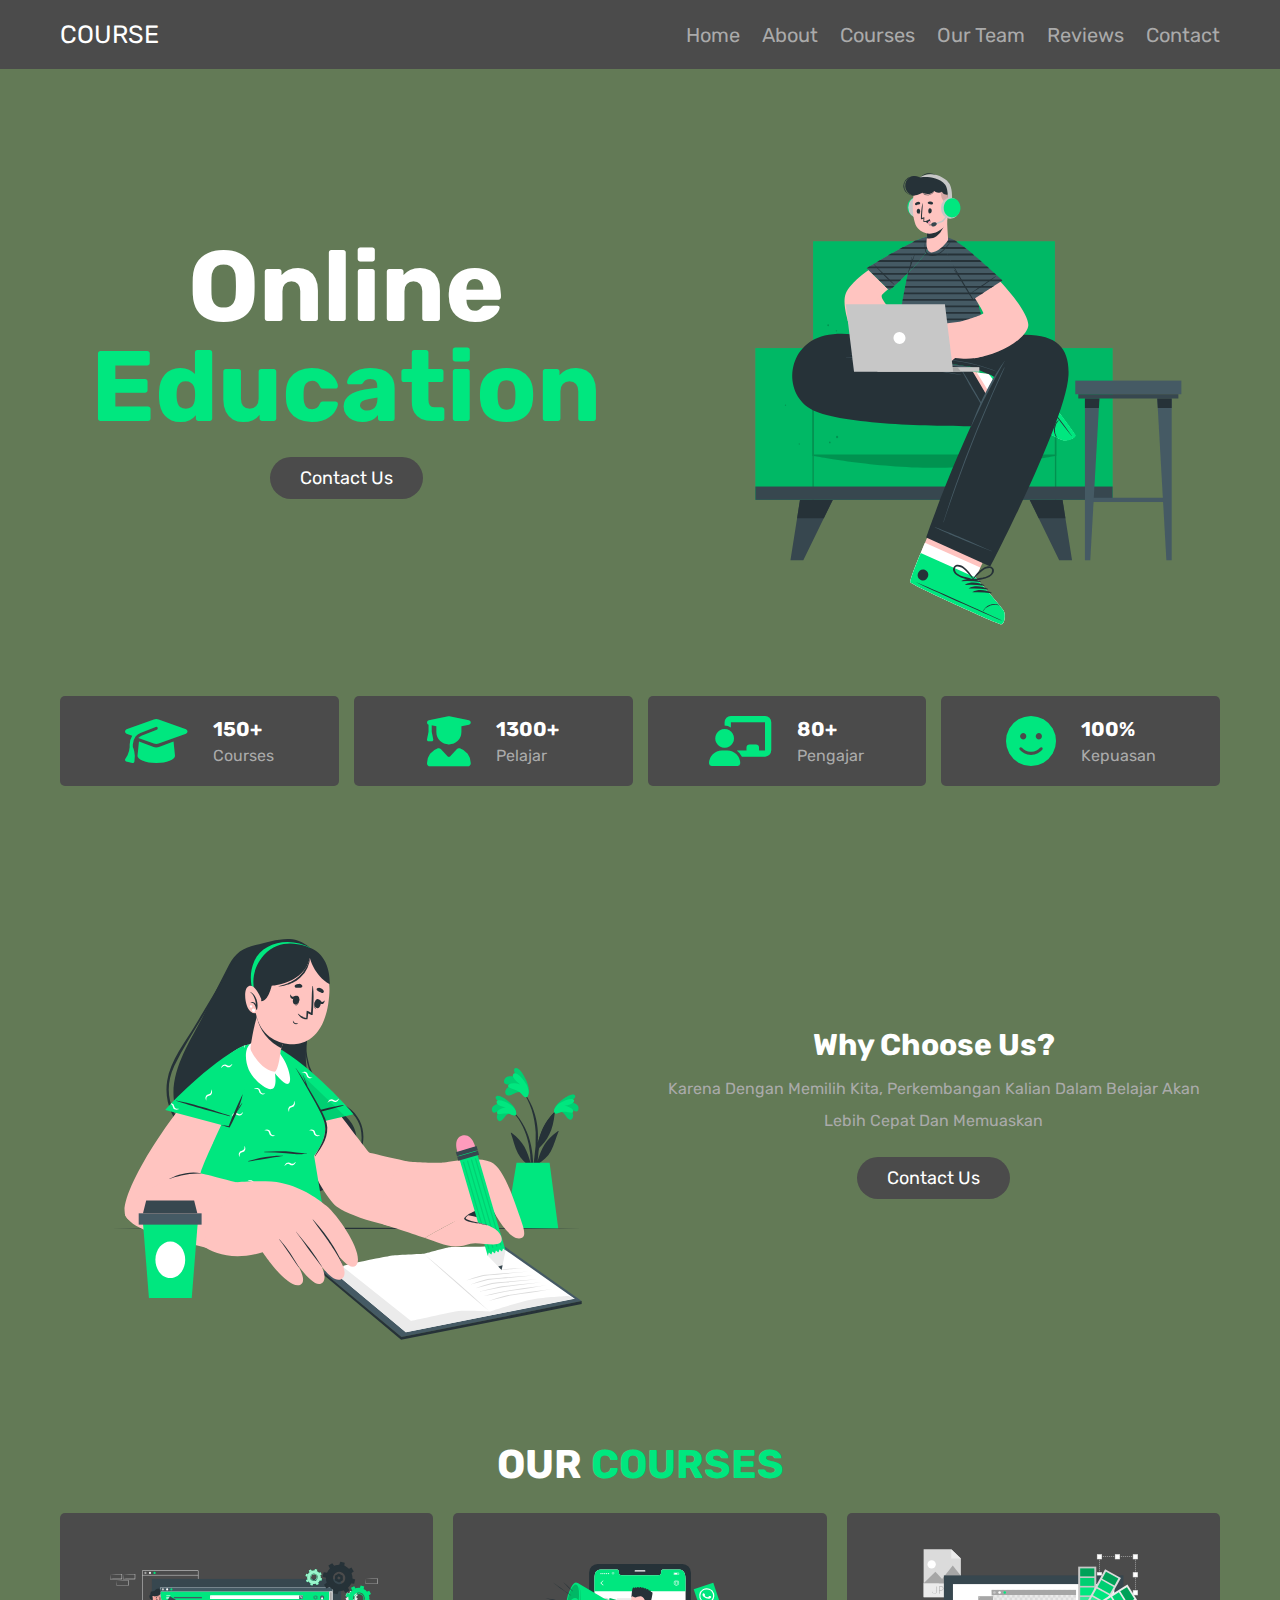
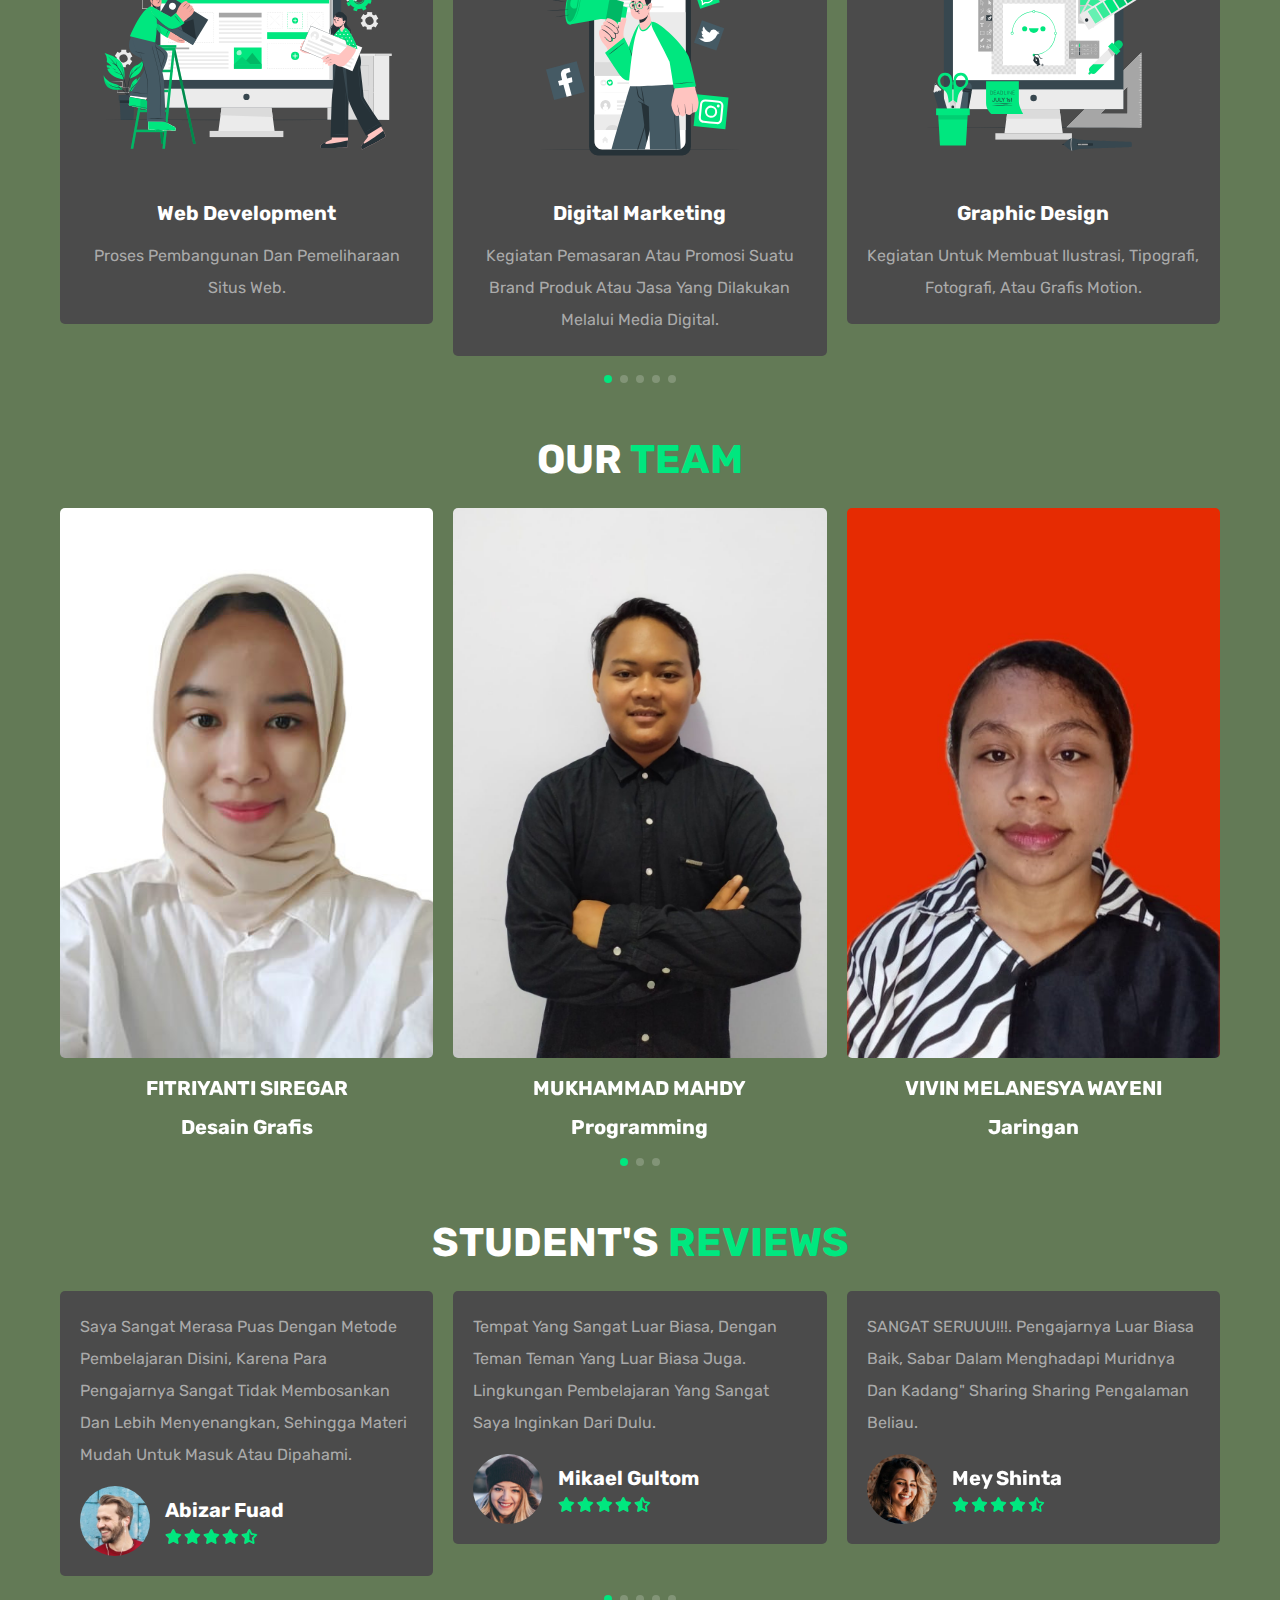
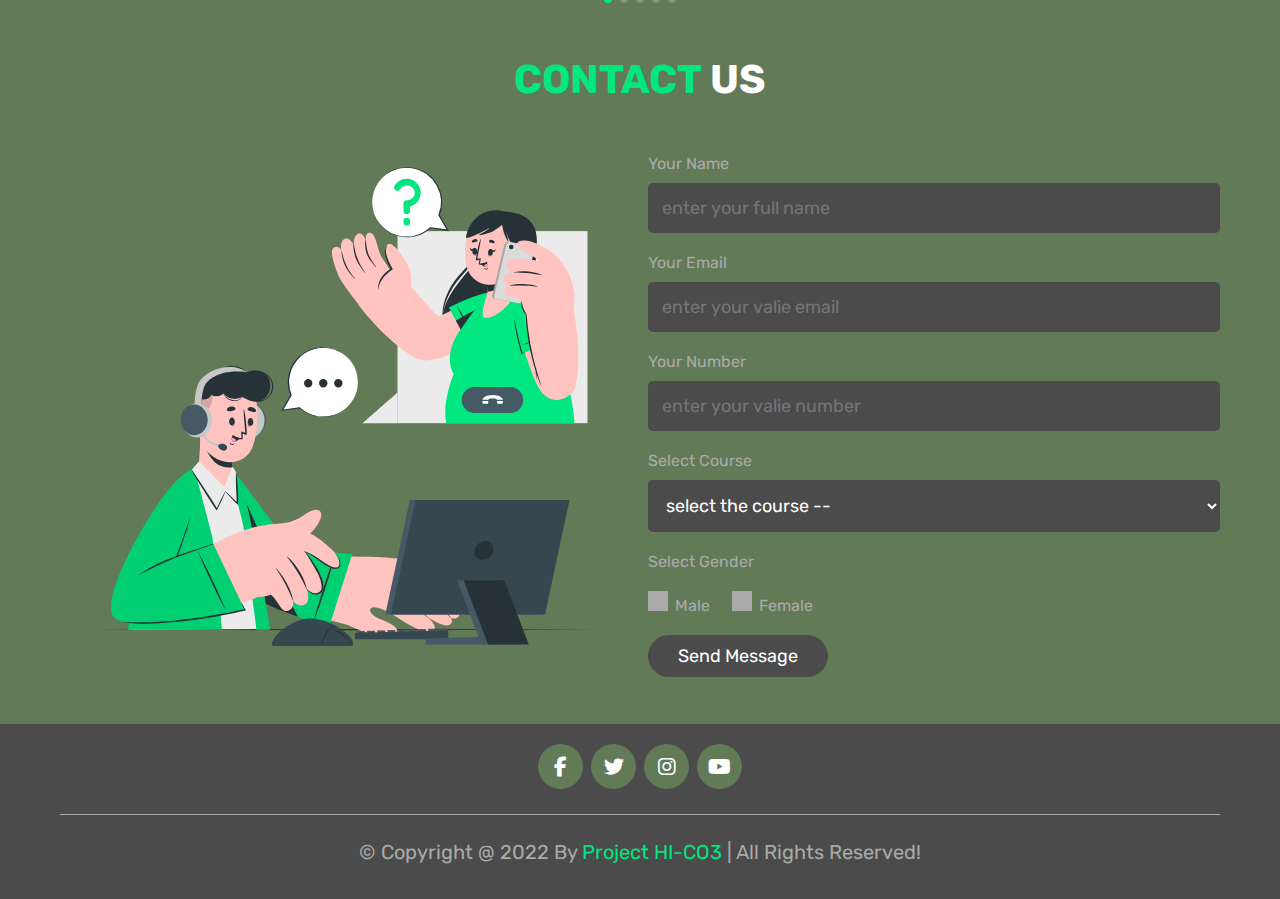
<file: Education/index.html>
<!DOCTYPE html>
<html lang="en">
<head>
   <meta charset="UTF-8">
   <meta http-equiv="X-UA-Compatible" content="IE=edge">
   <meta name="viewport" content="width=device-width, initial-scale=1.0">
   <title>Complete Responsive Online Education Website Design</title>

   <!-- swiper css link  -->
   <link rel="stylesheet" href="https://unpkg.com/swiper@8/swiper-bundle.min.css" />

   <!-- font awesome cdn link  -->
   <link rel="stylesheet" href="https://cdnjs.cloudflare.com/ajax/libs/font-awesome/6.1.1/css/all.min.css">

   <!-- custom css file link  -->
   <link rel="stylesheet" href="css/style.css">

</head>
<body>
   
<!-- header section starts  -->

<header class="header">

   <section class="flex">

      <a href="#home" class="logo">COURSE</a>

      <nav class="navbar">
         <a href="#home">home</a>
         <a href="#about">about</a>
         <a href="#courses">courses</a>
         <a href="#teachers">Our Team</a>
         <a href="#reviews">reviews</a>
         <a href="#contact">contact</a>
      </nav>

      <div id="menu-btn" class="fas fa-bars"></div>

   </section>

</header>

<!-- header section ends -->

<!-- home section starts  -->

<section class="home" id="home">

   <div class="row">

      <div class="content">
         <h3>online <span>education</span></h3>
         <a href="#contact" class="btn">contact us</a>
      </div>

      <div class="image">
         <img src="images/homg-img.svg" alt="">
      </div>

   </div>

</section>

<!-- home section ends -->

<!-- couter section stars  -->

<section class="count">

   <div class="box-container">

      <div class="box">
         <i class="fas fa-graduation-cap"></i>
         <div class="content">
            <h3>150+</h3>
            <p>courses</p>
         </div>
      </div>

      <div class="box">
         <i class="fas fa-user-graduate"></i>
         <div class="content">
            <h3>1300+</h3>
            <p>pelajar</p>
         </div>
      </div>

      <div class="box">
         <i class="fas fa-chalkboard-user"></i>
         <div class="content">
            <h3>80+</h3>
            <p>pengajar</p>
         </div>
      </div>

      <div class="box">
         <i class="fas fa-face-smile"></i>
         <div class="content">
            <h3>100%</h3>
            <p>kepuasan</p>
         </div>
      </div>

   </div>

</section>

<!-- couter section ends -->

<!-- about section starts  -->

<section class="about" id="about">

   <div class="row">

      <div class="image">
         <img src="images/about-img.svg" alt="">
      </div>

      <div class="content">
         <h3>why choose us?</h3>
         <p>Karena dengan memilih kita, perkembangan kalian dalam belajar akan lebih cepat dan memuaskan</p>
         <a href="#contact" class="btn">contact us</a>
      </div>

   </div>

</section>

<!-- about section ends -->

<!-- courses section starts  -->

<section class="courses" id="courses">

   <h1 class="heading">our <span>courses</span></h1>

   <div class="swiper course-slider">

      <div class="swiper-wrapper">

         <div class="swiper-slide slide">
            <img src="images/course-1.svg" alt="">
            <h3>web development</h3>
            <p>Proses pembangunan dan pemeliharaan situs web.</p>
         </div>

         <div class="swiper-slide slide">
            <img src="images/course-2.svg" alt="">
            <h3>digital marketing</h3>
            <p>Kegiatan pemasaran atau promosi suatu brand produk atau jasa yang dilakukan melalui media digital.</p>
         </div>

         <div class="swiper-slide slide">
            <img src="images/course-4.svg" alt="">
            <h3>graphic design</h3>
            <p>Kegiatan untuk membuat ilustrasi, tipografi, fotografi, atau grafis motion.</p>
         </div>

         <div class="swiper-slide slide">
            <img src="images/course-5.svg" alt="">
            <h3>teaching</h3>
            <p>Sebuah pekerjaraan untuk kegiatan mengajar dalam segala aspek.</p>
         </div>

         <div class="swiper-slide slide">
            <img src="images/course-6.svg" alt="">
            <h3>engineering</h3>
            <p>penerapan ilmu dan teknologi untuk meneyelasaikan permasalahan manusia dalam segala aspek.</p>
         </div>

      </div>

      <div class="swiper-pagination"></div>

   </div>

</section>

<!-- courses section ends -->

<!-- teachers section starts  -->

<section class="teachers" id="teachers">

   <h1 class="heading">OUR <span>TEAM</span></h1>

   <div class="swiper teachers-slider">

      <div class="swiper-wrapper">

         <div class="swiper-slide slide">
            <img src="images/fitri.JPG" alt="">
            <div class="share">
               <a href="#" class="fab fa-facebook-f"></a>
               <a href="#" class="fab fa-twitter"></a>
               <a href="#" class="fab fa-instagram"></a>
               <a href="#" class="fab fa-linkedin"></a>
            </div>
            <h3>FITRIYANTI SIREGAR</h3>
            <h3>Desain Grafis</h3>
         </div>
         
         <div class="swiper-slide slide">
            <img src="images/mahdy.jpeg" alt="">
            <div class="share">
               <a href="#" class="fab fa-facebook-f"></a>
               <a href="#" class="fab fa-twitter"></a>
               <a href="#" class="fab fa-instagram"></a>
               <a href="#" class="fab fa-linkedin"></a>
            </div>
            <h3>MUKHAMMAD MAHDY</h3>
            <h3>Programming</h3>
         </div>

         <div class="swiper-slide slide">
            <img src="images/y.png" alt="">
            <div class="share">
               <a href="#" class="fab fa-facebook-f"></a>
               <a href="#" class="fab fa-twitter"></a>
               <a href="#" class="fab fa-instagram"></a>
               <a href="#" class="fab fa-linkedin"></a>
            </div>
            <h3>VIVIN MELANESYA WAYENI</h3>
            <h3>Jaringan</h3>
         </div>

      </div>

      <div class="swiper-pagination"></div>

   </div>

</section>

<!-- teachers section ends -->

<!-- reviews section starts  -->

<section class="reviews" id="reviews">

   <h1 class="heading"> student's <span>reviews</span></h1>

   <div class="swiper reviews-slider">

      <div class="swiper-wrapper">

         <div class="swiper-slide slide">
            <p>Saya sangat merasa puas dengan metode pembelajaran disini, karena para pengajarnya sangat tidak membosankan dan lebih menyenangkan, sehingga materi mudah untuk masuk atau dipahami.</p>
            <div class="user">
               <img src="images/pic-1.png" alt="">
               <div class="user-info">
                  <h3>Abizar Fuad</h3>
                  <div class="stars">
                     <i class="fas fa-star"></i>
                     <i class="fas fa-star"></i>
                     <i class="fas fa-star"></i>
                     <i class="fas fa-star"></i>
                     <i class="fas fa-star-half-alt"></i>
                  </div>
               </div>
            </div>
         </div>

         <div class="swiper-slide slide">
            <p>Tempat yang sangat luar biasa, dengan teman teman yang luar biasa juga. Lingkungan pembelajaran yang sangat saya inginkan dari dulu.</p>
            <div class="user">
               <img src="images/pic-2.png" alt="">
               <div class="user-info">
                  <h3>Mikael Gultom</h3>
                  <div class="stars">
                     <i class="fas fa-star"></i>
                     <i class="fas fa-star"></i>
                     <i class="fas fa-star"></i>
                     <i class="fas fa-star"></i>
                     <i class="fas fa-star-half-alt"></i>
                  </div>
               </div>
            </div>
         </div>

         <div class="swiper-slide slide">
            <p>SANGAT SERUUU!!!. Pengajarnya luar biasa baik, sabar dalam menghadapi muridnya dan kadang" sharing sharing pengalaman beliau.</p>
            <div class="user">
               <img src="images/pic-4.png" alt="">
               <div class="user-info">
                  <h3>Mey Shinta</h3>
                  <div class="stars">
                     <i class="fas fa-star"></i>
                     <i class="fas fa-star"></i>
                     <i class="fas fa-star"></i>
                     <i class="fas fa-star"></i>
                     <i class="fas fa-star-half-alt"></i>
                  </div>
               </div>
            </div>
         </div>

         <div class="swiper-slide slide">
            <p>Ga nyesel deh masuk disini, semuanya enak. bisa juga buat tempat curhat tentang kehidupan. pokoknya sangat menyenangkan sekaliiii</p>
            <div class="user">
               <img src="images/pic-4.png" alt="">
               <div class="user-info">
                  <h3>Rani Maharani</h3>
                  <div class="stars">
                     <i class="fas fa-star"></i>
                     <i class="fas fa-star"></i>
                     <i class="fas fa-star"></i>
                     <i class="fas fa-star"></i>
                     <i class="fas fa-star"></i>
                  </div>
               </div>
            </div>
         </div>

         <div class="swiper-slide slide">
            <p>GOOD PLACE!!!. Dapat temen baru yang sefrekuensi, ga pelit dalam membagi ilmu. dan suka duka bersama</p>
            <div class="user">
               <img src="images/pic-5.png" alt="">
               <div class="user-info">
                  <h3>Alexander Joseph</h3>
                  <div class="stars">
                     <i class="fas fa-star"></i>
                     <i class="fas fa-star"></i>
                     <i class="fas fa-star"></i>
                     <i class="fas fa-star"></i>
                     <i class="fas fa-star-half-alt"></i>
                  </div>
               </div>
            </div>
         </div>

      </div>

      <div class="swiper-pagination"></div>

   </div>

</section>

<!-- reviews section ends -->

<!-- contact section starts  -->

<section class="contact" id="contact">

   <h1 class="heading"><span>contact</span> us</h1>

   <div class="row">

      <div class="image">
         <img src="images/contact-img.svg" alt="">
      </div>

      <form action="" method="post">
         <span>your name</span>
         <input type="text" required placeholder="enter your full name" maxlength="50" name="name" class="box">
         <span>your email</span>
         <input type="email" required placeholder="enter your valie email" maxlength="50" name="email" class="box">
         <span>your number</span>
         <input type="number" required placeholder="enter your valie number" max="9999999999" min="0" name="number" class="box" onkeypress="if(this.value.length == 10) return false;">
         <span>select course</span>
         <select name="couses" class="box" required>
            <option value="" disabled selected>select the course --</option>
            <option value="web developement">web developement</option>
            <option value="engineering">engineering</option>
            <option value="digital marketing">digital marketing</option>
            <option value="graphic design">graphic design</option>
            <option value="teaching">teaching</option>
         </select>
         <span>select gender</span>
         <div class="radio">
            <input type="radio" name="gender" value="male" id="male">
            <label for="male">male</label>
            <input type="radio" name="gender" value="female" id="female">
            <label for="female">female</label>
         </div>
         <input type="submit" value="send message" class="btn" name="send">
      </form>

   </div>

</section>

<!-- contact section ends -->

<!-- footer section starts  -->

<footer class="footer">

   <section>

      <div class="share">
         <a href="#" class="fab fa-facebook-f"></a>
         <a href="#" class="fab fa-twitter"></a>
         <a href="#" class="fab fa-instagram"></a>
         <a href="#" class="fab fa-youtube"></a>
      </div>

      <div class="credit">&copy; copyright @ 2022 by <span>Project HI-CO3</span> | all rights reserved!</div>

   </section>

</footer>

<!-- footer section ends -->

<!-- swiper js link  -->
<script src="https://unpkg.com/swiper@8/swiper-bundle.min.js"></script>

<!-- custom js file link  -->
<script src="js/script.js"></script>

</body>
</html>
</file>
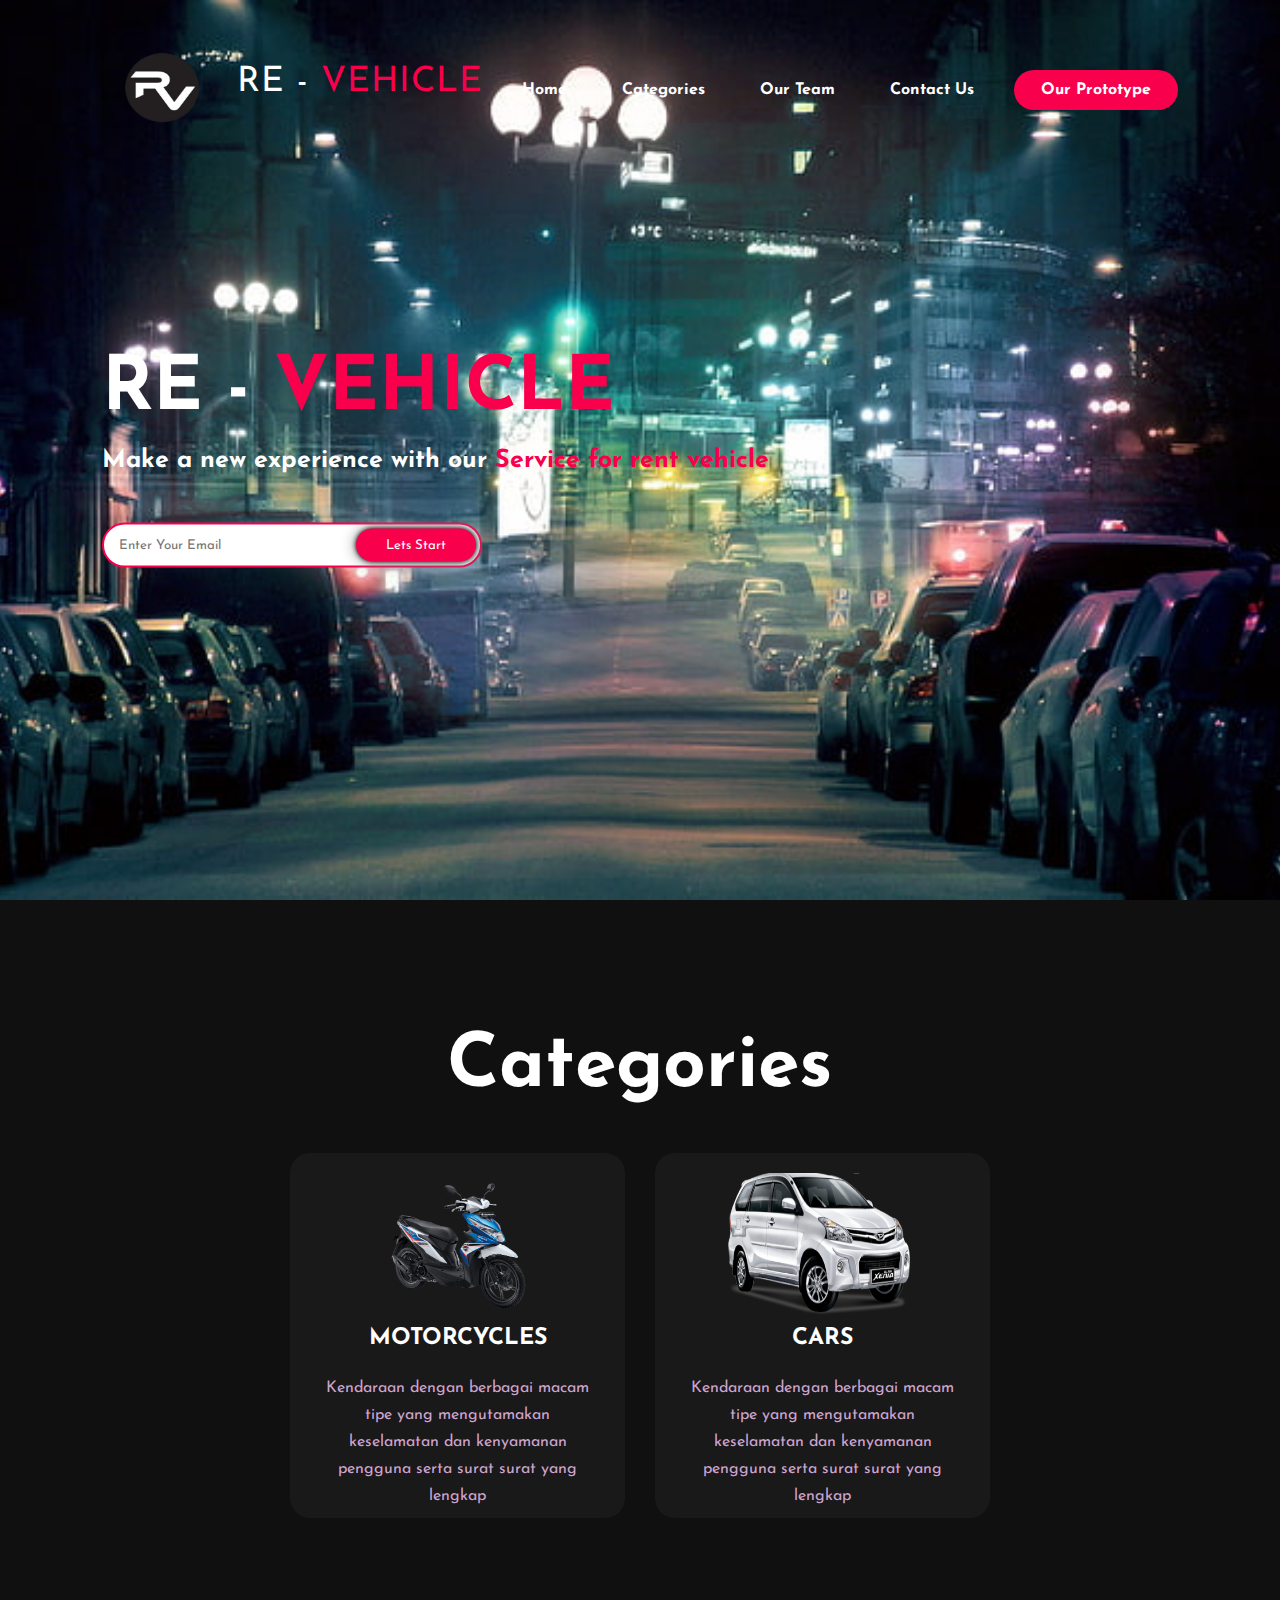
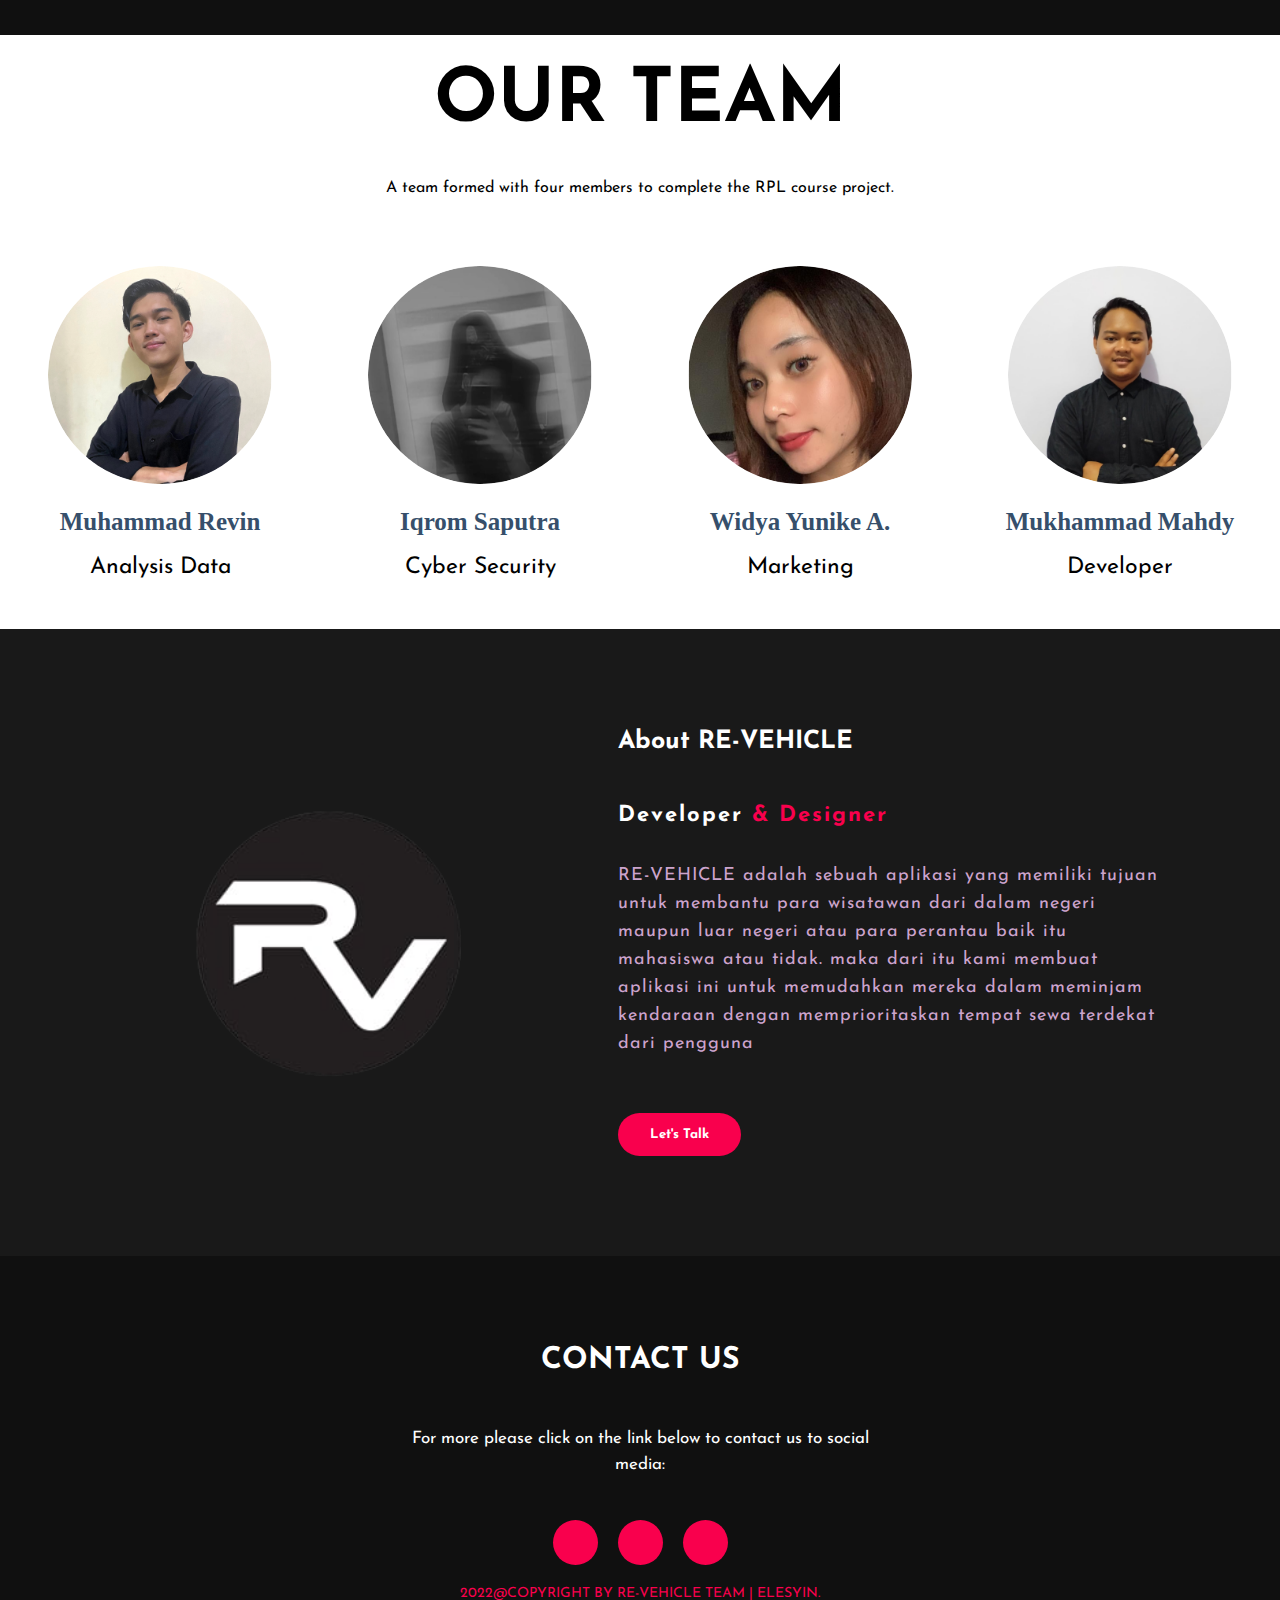
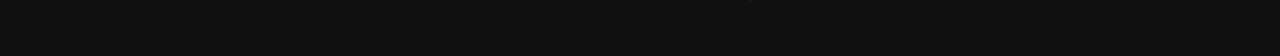
<file: Re-Vehicle/index.html>
<!DOCTYPE html>
<html>
<head>
	<title>RE-VEHICLE</title>
	<link rel="stylesheet" type="text/css" href="css/style.css">

	<link rel="preconnect" href="https://fonts.gstatic.com">
  <link href="https://fonts.googleapis.com/css2?family=Josefin+Sans:ital,wght@0,100;0,200;0,300;0,400;0,500;0,600;0,700;1,100;1,200;1,300;1,400;1,500;1,600;1,700&display=swap" rel="stylesheet">

  <link rel="stylesheet" href="https://cdnjs.cloudflare.com/ajax/libs/font-awesome/5.15.3/css/all.min.css" integrity="sha512-iBBXm8fW90+nuLcSKlbmrPcLa0OT92xO1BIsZ+ywDWZCvqsWgccV3gFoRBv0z+8dLJgyAHIhR35VZc2oM/gI1w==" crossorigin="anonymous" referrerpolicy="no-referrer" />

</head>
<body>
	<!----hero Section start---->

	<div class="hero">
		<nav>
			<div class="image" href = "#">
				<img src="rv-removebg-preview.png"alt="Bootstrap" width="120" height="85"> 
			</div>
			<h7 class="logo"> RE - <span>VEHICLE</span> </h7>
			<ul>
				<li><a href="#">Home</a></li>
				<li><a href="#">Categories</a></li>
				<li><a href="#">Our Team</a></li>
				<li><a href="#">Contact Us</a></li>
			</ul>
			<a href="https://www.figma.com/proto/dRiBJXSJjzHrykjP5Y4wZO/RE-VEHICLE?node-id=53%3A69&scaling=scale-down-width&page-id=49%3A860" class="btn">Our Prototype</a>
		</nav>

		<div class="content">
			<h1>RE - <span>VEHICLE</span></h1>
			<h3>Make a new experience with our <span>Service for rent vehicle</span> </h3>
			<div class="newslatter">
				<form>
					<input type="email" name="email" id="mail" placeholder="Enter Your Email">
					<input type="submit" name="submit" value="Lets Start">
				</form>
			</div>
		</div>
	</div>

	<!-----service section start----------->
	<div class="service">
		<div class="title">
			<h2>Categories</h2>
		</div>

		<div class="box">
			<div class="card">
				<img src = "gambar-sepeda-motor-11551057747tvbsmgqy4k-removebg-preview.png"alt="Bootstrap" width="150" height="150">
				<h5>MOTORCYCLES</h5>
				<div class="pra">
					<p>Kendaraan dengan berbagai macam tipe yang mengutamakan keselamatan dan kenyamanan pengguna serta surat surat yang lengkap</p>
					<p style="text-align: center;">
					</p>
				</div>
			</div>

			<div class="card">
				<img src = "cropped-icy-white_sporty.png"alt="Bootstrap" width="200" height="150">
				<h5>CARS</h5>
				<div class="pra">
					<p>Kendaraan dengan berbagai macam tipe yang mengutamakan keselamatan dan kenyamanan pengguna serta surat surat yang lengkap</p>

					<p style="text-align: center;">
					</p>
				</div>
			</div>
			</div>
		</div>
	</div>
	 <!-- untuk tutors -->
	 <section id="tutors">
		<div class="title2">
			<h2>OUR TEAM</h2>
		</div>
		<div class="tengah">
			<div class="kolom">
				<p>A team formed with four members to complete the RPL course project.

				</p>
			</div>

			<div class="tutor-list">
				<div class="kartu-tutor">
					<img src="img2/Ellipse 1.png"/>
					<p>Muhammad Revin</p>
					<h7>Analysis Data</h7>
				</div>
				<div class="kartu-tutor">
					<img src="img2/Ellipse 3.png"/>
					<p>Iqrom Saputra</p>
					<h7>Cyber Security</h7>
				</div>
				<div class="kartu-tutor">
					<img src="img2/Ellipse 4.png"/>
					<p>Widya Yunike A.</p>
					<h7>Marketing</h7>
				</div>
				<div class="kartu-tutor">
					<img src="img2/Ellipse 1 (2).png"/>
					<p>Mukhammad Mahdy</p>
					<h7>Developer</h7>
				</div>
			</div>
		</div>
	</section>

<!-- contact section starts  -->
	<!----About section start---->
	<section class="about">
		<div class="main">
			<img src="rv-removebg-preview.png">
			<div class="about-text">
				<h3>About RE-VEHICLE</h3>
				<h5>Developer <span>& Designer</span></h5>
				<p>RE-VEHICLE adalah sebuah aplikasi yang memiliki tujuan untuk membantu para wisatawan dari dalam negeri maupun luar negeri atau para perantau baik itu mahasiswa atau tidak. maka dari itu kami membuat aplikasi ini untuk memudahkan mereka dalam meminjam kendaraan dengan memprioritaskan tempat sewa terdekat dari pengguna</p>
				<button type="button">Let's Talk</button>
			</div>
	</section>

	<!------footer start--------->
	<footer>
		<p>CONTACT US</p>
		<p>For more please click on the link below to contact us to social media:</p>
		<div class="social">
			<a href="#"><i class="fab fa-facebook-f"></i></a>
			<a href="#"><i class="fab fa-instagram"></i></a>
			<a href="#"><i class="fab fa-dribbble"></i></a>
		</div>
		<p class="end">2022@COPYRIGHT BY RE-VEHICLE TEAM | ELESYIN.</p>
	</footer>
</body>
</html>
</file>
<file: Education/css/style.css>
@import url('https://fonts.googleapis.com/css2?family=Rubik:wght@300;400;500;600&display=swap');

:root{
   --green:#00E77F;
   --white:#fff;
   --light-white:#aaa;
   --black:#637a56;
   --light-bg:#4b4b4b;
}

*{
   font-family: 'Rubik', sans-serif;
   margin:0; padding:0;
   box-sizing: border-box;
   outline: none; border:none;
   text-decoration: none;
   transition: .2s linear;
   text-transform: capitalize;
}

*::selection{
   background-color: var(--white);
   color:var(--black);
}

html{
   font-size: 62.5%;
   overflow-x: hidden;
   scroll-behavior: smooth;
   scroll-padding-top: 8rem;
}

::-webkit-scrollbar{
   height: .5rem;
   width: 1rem;
}

::-webkit-scrollbar-track{
   background-color: transparent;
}

::-webkit-scrollbar-thumb{
   background-color: var(--green);
   border-radius: 5rem;
}

body{
   background-color: var(--black);
}

section{
   max-width: 1200px;
   margin:0 auto;
   padding:2rem;
}

.btn{
   display: inline-block;
   margin-top: 1rem;
   border-radius: 5rem;
   background-color: var(--light-bg);
   cursor: pointer;
   color:var(--white);
   font-size: 1.8rem;
   padding:1rem 3rem;
}

.btn:hover{
   background-color: var(--white);
   color:var(--black);
}

.heading{
   margin-bottom: 2.5rem;
   text-align: center;
   font-size: 4rem;
   color:var(--white);
   text-transform: uppercase;
}

.heading span{
   color:var(--green);
   text-transform: uppercase;
}

.header{
   position: fixed;
   top:0; left:0; right:0;
   z-index: 1000;
   background-color: var(--light-bg);
}

.header .flex{
   position: relative;
   display: flex;
   align-items: center;
   justify-content: space-between;
}

.header .flex .logo{
   font-size: 2.5rem;
   color:var(--white);
}

.header .flex .navbar a{
   margin-left: 2rem;
   color:var(--light-white);
   font-size: 2rem;
}

.header .flex .navbar a:hover{
   color:var(--green);
}

#menu-btn{
   cursor: pointer;
   color:var(--white);
   font-size: 2.5rem;
   display: none;
}

.home{
   margin-top: 6rem;
}

.home .row{
   display: flex;
   align-items: center;
   flex-wrap: wrap-reverse;
   gap:1.5rem;
}

.home .row .content{
   flex:1 1 40rem;
   text-align: center;
}

.home .row .image{
   flex:1 1 40rem;
}

.home .row .image img{
   width: 100%;
}

.home .row .content h3{
   margin-bottom: 1rem;
   font-size: 10rem;
   color:var(--white);
   line-height: 1;
}

.home .row .content h3 span{
   color:var(--green);
}

.count .box-container{
   display: grid;
   grid-template-columns: repeat(auto-fit, minmax(27rem, 1fr));
   gap:1.5rem;
   align-items: flex-start;
}

.count .box-container .box{
   background-color: var(--light-bg);
   border-radius: .5rem;
   padding:2rem;
   display: flex;
   align-items: center;
   justify-content: center;
   gap:2.5rem;
}

.count .box-container .box i{
   font-size: 5rem;
   color:var(--green);
}

.count .box-container .box .content h3{
   font-size: 2rem;
   color:var(--white);
   margin-bottom: .5rem;
}

.count .box-container .box .content p{
   font-size: 1.6rem;
   color:var(--light-white);
} 

.about .row{
   display: flex;
   align-items: center;
   gap: 1.5rem;
   flex-wrap: wrap;
}

.about .row .image{
   flex:1 1 40rem;
}

.about .row .image img{
   width: 100%;
}

.about .row .content{
   text-align: center;
   flex:1 1 40rem;
}

.about .row .content h3{
   font-size: 3rem;
   color:var(--white);
}

.about .row .content p{
   padding:1rem 0;
   line-height: 2;
   font-size: 1.6rem;
   color:var(--light-white);
}

.courses .slide{
   background-color: var(--light-bg);
   border-radius: .5rem;
   text-align: center; 
   padding:2rem;
   margin-bottom: 4rem;
   user-select: none;
}

.courses .slide img{
   height: 25rem;
   width: 100%;
}

.courses .slide h3{
   margin:1.5rem 0;
   font-size: 2rem;
   color:var(--white);
}

.courses .slide p{
   line-height: 2;
   font-size: 1.6rem;
   color:var(--light-white);
}

.swiper-pagination-bullet{
   background-color: var(--white);
}
 
.swiper-pagination-bullet-active{
   background-color: var(--green);
}

.teachers .slide{
   position: relative;
   overflow: hidden;
   margin-bottom: 4rem;
   user-select: none;
}

.teachers .slide img{
   height: 55rem;
   width: 100%;
   object-fit: cover;
   border-radius: .5rem;
}

.teachers .slide h3{
   margin-top: 1.5rem;
   font-size: 2rem;
   text-align: center;
   color:var(--white);
}

.teachers .slide .share{
   position: absolute;
   top:1rem; left:-10rem;
}

.teachers .slide:hover .share{
   left: 2rem;
}

.teachers .slide .share a{
   display: block;
   margin-top: 1rem;
   height: 4.5rem;
   width: 4.5rem;
   line-height: 4.5rem;
   border-radius: .5rem;
   background-color: var(--white);
   color:var(--black);
   text-align: center;
   font-size: 2rem;
}

.teachers .slide .share a:hover{
   background-color: var(--green);
   color:var(--white);
}

.reviews-slider .slide{
   border-radius: .5rem;
   background-color: var(--light-bg);
   padding:2rem;
   margin-bottom: 4rem;
   user-select: none;
}

.reviews-slider .slide p{
   line-height: 2;
   font-size: 1.6rem;
   color:var(--light-white);
}

.reviews-slider .slide .user{
   display: flex;
   align-items: center;
   gap:1.5rem;
   margin-top: 1.5rem;
}

.reviews-slider .slide .user img{
   height: 7rem;
   width: 7rem;
   border-radius: 50%;
   object-fit: cover;
}

.reviews-slider .slide .user h3{
   font-size: 2rem;
   color:var(--white);
   margin-bottom: .7rem;
}

.reviews-slider .slide .user .stars i{
   font-size: 1.5rem;
   color:var(--green);
}

.contact .row{
   display: flex;
   align-items: center;
   flex-wrap: wrap;
   gap:1.5rem;
}

.contact .row .image{
   flex: 1 1 40rem;
}

.contact .row .image img{
   width: 100%;
}

.contact .row form{
   flex:1 1 40rem;
}

.contact .row form .box{
   width: 100%;
   margin-top: 1rem;
   margin-bottom: 2rem;
   border-radius: .5rem;
   background-color: var(--light-bg);
   font-size: 1.8rem;
   color:var(--white);
   padding:1.4rem;
   text-transform: none;
}

.contact .row form span{
   font-size: 1.6rem;
   color:var(--light-white);
}

.contact .row form .radio{
   margin-top: 2rem;
   margin-bottom: 1rem;
}

.contact .row form .radio label{
   font-size: 1.6rem;
   color:var(--light-white);
   margin-left: .5rem;
   cursor: pointer;
}

.contact .row form .radio #female{
   margin-left: 2rem;
}

.contact .row form .radio input{
   appearance: none;
   height: 2rem;
   width: 2rem;
   background-color: var(--light-white);
   cursor: pointer;
}

.contact .row form .radio input:checked{
   background-color: var(--green);
   border-radius: 5rem;
}

.contact .row form .radio #male:checked ~ label[for="male"]{
   color:var(--green);
}

.contact .row form .radio #female:checked ~ label[for="female"]{
   color:var(--green);
}

.footer{
   background-color: var(--light-bg);
   text-align: center;
   /* padding-bottom: 7rem; */
}

.footer .share a{
   margin:0 .3rem;
   height: 4.5rem;
   width: 4.5rem;
   line-height: 4.5rem;
   border-radius: 50%;
   font-size: 2rem;
   color:var(--white);
   background-color: var(--black);;
}

.footer .share a:hover{
   background-color: var(--green);
}

.footer .credit{
   margin-top: 2.5rem;
   padding:1.5rem;
   padding-top: 2.5rem;
   border-top: .1rem solid var(--light-white);
   font-size: 2rem;
   color:var(--light-white);
}

.footer .credit span{
   color:var(--green);
}
















/* media queries  */

@media (max-width:991px){

   html{
      font-size: 55%;
   }

   .home .row .content h3{
      font-size: 8rem;
   }

}

@media (max-width:768px){

   #menu-btn{
      display: inline-block;
   }

   #menu-btn.fa-times{
      transform: rotate(180deg);
   }

   .header .flex .navbar{
      position: absolute;
      top:99%; left:0; right:0;
      border-top: .1rem solid var(--light-white);
      border-bottom: .1rem solid var(--light-white);
      background-color: var(--light-bg);
      clip-path: polygon(0 0, 100% 0, 100% 0, 0 0);
   }

   .header .flex .navbar.active{
      clip-path: polygon(0 0, 100% 0, 100% 100%, 0 100%);
   }
   
   .header .flex .navbar a{
      display: block;
      margin:2rem;
   }

   .home .row .content h3{
      font-size: 6rem;
   }

}

@media (max-width:450px){

   html{
      font-size: 50%;
   }
   
   .home .row .content h3{
      font-size: 5rem;
   }

   .heading{
      font-size: 3rem;
   }

}
</file>
<file: Re-Vehicle/css/style.css>
*{
	padding: 0;
	margin: 0;
	font-family: 'Josefin Sans', sans-serif;
	box-sizing: border-box;
}
.hero{
	height: 100vh;
	width: 100%;
	background-image: url(../walpaper.jpg);
	background-size: cover;
	background-position: center;
}
nav{
	display: flex;
	align-items: center;
	justify-content: space-between;
	padding-top: 45px;
	padding-left: 8%;
	padding-right: 8%;
}
.logo{
	color: white;
	font-size: 35px;
	letter-spacing: 1px;
	cursor: pointer;
}
span{
	color: #f9004d;
}
nav ul li{
	list-style-type: none;
	display: inline-block;
	padding: 10px  25px;
}
nav ul li a{
	color: white;
	text-decoration: none;
	font-weight: bold;
	text-transform: capitalize;
}
nav ul li a:hover{
	color: #f9004d;
	transition: .4s;
}
.btn{
	background-color:#f9004d;
	color: white;
	text-decoration: none;
	
	border: 2px solid transparent;
	font-weight: bold;
	padding: 10px 25px;
	border-radius: 30px;
	transition: transform .4s; 
}
.btn:hover{
	transform: scale(1.2);
}
.content{
	position: absolute;
	top: 50%;
	left:8%;
	transform: translateY(-50%);
}
h1{
	color: rgb(255, 255, 255);
	margin: 20px 0px 20px;
	font-size: 75px;
}
h3{
	color: white;
	font-size: 25px;
	margin-bottom: 50px;
}
h4{
	color: #fcfc;
	letter-spacing: 2px;
	font-size: 20px;
}
.newslatter form{
	width: 380px;
	max-width: 100%;
	position: relative;
}
.newslatter form input:first-child{
	display: inline-block;
	width: 100%;
	padding: 14px 130px 14px 15px;
	border: 2px solid #f9004d;
	outline: none;
	border-radius: 30px;
}
.newslatter form input:last-child{
	position: absolute;
	display: inline-block;
	outline: none;
	border: none;
	padding: 10px 30px;
	border-radius: 30px;
	background-color:#f9004d;
	color: white;
	box-shadow: 0px 0px 5px #000, 0px 0px 15px #858585;
	top: 6px;
	right: 6px; 
}

.about{
	width: 100%;
	padding: 100px 0px;
	background-color: #191919;
}
.about img{
	height: auto;
	width: 430px;
}
.about-text{
	width: 550px;
}
.main{
	width: 1130px;
	max-width: 95%;
	margin: 0 auto;
	display: flex;
	align-items: center;
	justify-content: space-around;
}
.about-text h2{
	color: rgb(255, 255, 255);
	font-size: 75px;
	text-transform: capitalize;
	margin-bottom: 20px;
}
.about-text h5{
	color: white;
	letter-spacing: 2px;
	font-size: 22px;
	margin-bottom: 25px;
	text-transform: capitalize;
}
.about-text p{
	color: #fcfc;
	letter-spacing: 1px;
	line-height: 28px;
	font-size: 18px;
	margin-bottom: 45px;
}
button{
	background-color:#f9004d;
	color: white;
	text-decoration: none;
	border: 2px solid transparent;
	font-weight: bold;
	padding: 13px 30px;
	border-radius: 30px;
	transition: .4s; 
}
button:hover{
	background-color: transparent;
	border: 2px solid #f9004d;
	cursor: pointer;
}

.service{
	background: #101010;
	width: 100%;
	padding: 100px 0px;
}
.title h2{
	color: white;
	font-size: 75px;
	width: 1130px;
	margin: 30px auto;
	text-align: center;
}
h7{
	color: rgb(0, 0, 0);
	font-size: 23px;
	margin-bottom: 15px;
}
.box{
	display: flex;
	justify-content: center;
	align-items: center;
	min-height: 400px;
}
.card{
	height: 365px;
	width: 335px;
	padding: 20px 35px;
	background: #191919;
	border-radius: 20px;
	margin: 15px;
	position: relative;
	overflow: hidden;
	text-align: center;
}
.card i{
	font-size: 50px;
	display: block;
	text-align: center;
	margin: 25px 0px;
	color: #f9004d;

}
h5{
	color: white;
	font-size: 23px;
	margin-bottom: 15px;
}
.pra p{
	color: #fcfc;
	font-size: 16px;
	line-height: 27px;
	margin-bottom: 25px;
}
.card .button{
	background-color:#f9004d;
	color: white;
	text-decoration: none;
	border: 2px solid transparent;
	font-weight: bold;
	padding: 9px 22px;
	border-radius: 30px;
	transition: .4s; 
}
.card .button:hover{
	background-color: transparent;
	border: 2px solid #f9004d;
	cursor: pointer;
}
.contact-me{
	width: 100%;
	height: 290px;
	background: #191919;
	display: flex;
	align-items: center;
	flex-direction: column;
	justify-content: center;
}
.contact-me p{
	color: white;
	font-size: 30px;
	font-weight: bold;
	margin-bottom: 25px;
}
.contact-me .button-two{
	background-color:#f9004d;
	color: white;
	text-decoration: none;
	border: 2px solid transparent;
	font-weight: bold;
	padding: 13px 30px;
	border-radius: 30px;
	transition: .4s; 
}
.contact-me .button-two:hover{
	background-color: transparent;
	border: 2px solid #f9004d;
	cursor: pointer;
}
footer{
	position: relative;
	width: 100%;
	height: 400px;
	background: #101010;
	display: flex;
	flex-direction: column;
	align-items: center;
	justify-content: center;
}
footer p:nth-child(1){
	font-size: 30px;
	color: white;
	margin-bottom: 20px;
	font-weight: bold;
}
footer p:nth-child(2){
	color: white;
	font-size: 17px;
	width: 500px;
	text-align: center;
	line-height: 26px;
}
.social{
	display: flex;
}
.social a{
	width: 45px;
	height: 45px;
	display: flex;
	align-items: center;
	justify-content: center;
	background:  #f9004d;
	border-radius: 50%;
	margin: 22px 10px;
	color: white;
	text-decoration: none;
	font-size: 20px;
}
.social a:hover{
	transform: scale(1.3);
	transition: .3s;
}
.end{
	position: absolute;
	color:#f9004d;
	bottom: 35px;
	font-size: 14px; 
}
p {
    margin: 10px 0px 10px 0px;
    padding: 10px 0px 10px 0px;
}
.title2 h2{
	color: rgb(0, 0, 0);
	font-size: 75px;
	width: 1130px;
	margin: 30px auto;
	text-align: center;
}
.tengah {
    text-align: center;
    width: 100%;
}

.tutor-list {
    width: 100%;
    position: relative;
    display: flex;
    flex-wrap: wrap;
}

.kartu-tutor {
    width: 25%;
    margin: 50px auto;
}

.kartu-tutor img {
    width: 70%;
    border-radius: 50%;
}

.kartu-tutor p {
    font-family: 'comic sans ms';
    font-weight: 800;
    font-size: 25px;
    text-align: center;
    color: #364f6b;
}

.partner-list {
    width: 100%;
    position: relative;
    display: flex;
    flex-wrap: wrap;
}

.kartu-partner {
    width: 20%;
    margin: 0 auto;
}

.kartu-partner img {
    width: 150px;
    border-radius: 50%;
}
</file>
